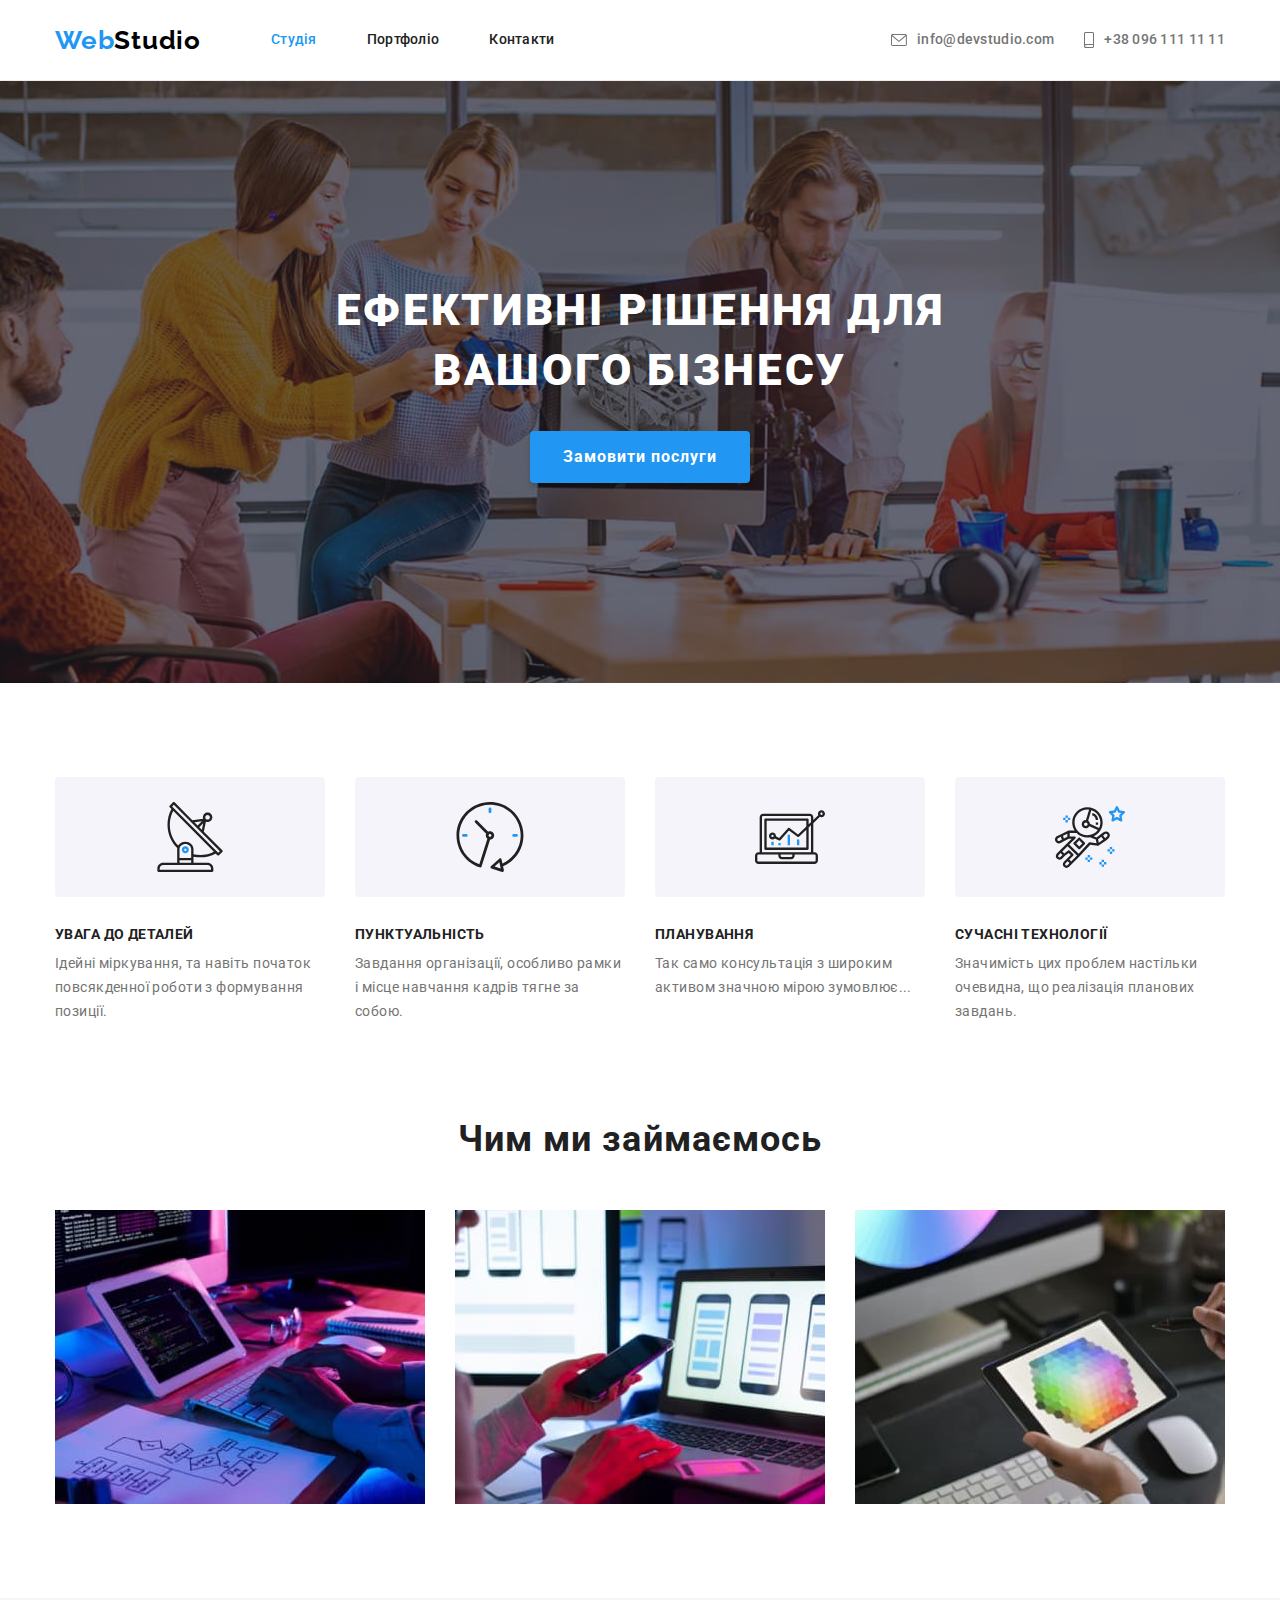
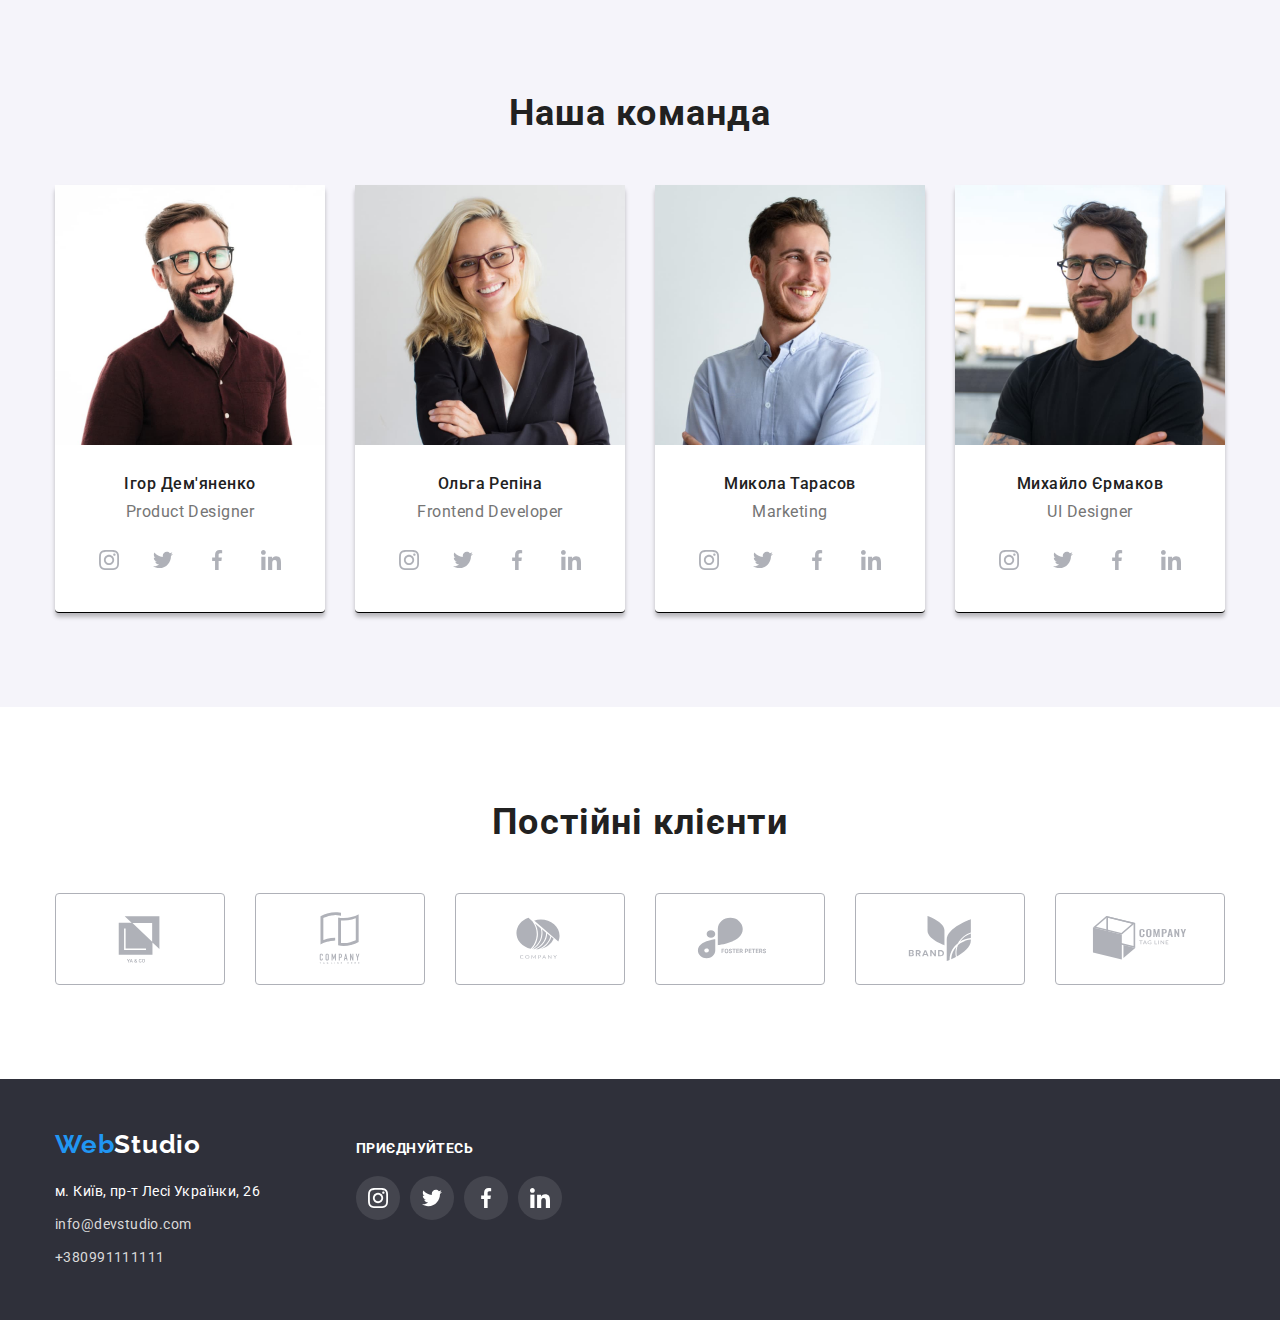
<file: index.html>
<!DOCTYPE html>
<html lang="uk">
  <head>
    <meta charset="UTF-8" />
    <meta http-equiv="X-UA-Compatible" content="IE=edge" />
    <meta name="viewport" content="width=device-width, initial-scale=1.0" />
    <title>Webstudio</title>
    <link rel="preconnect" href="https://fonts.googleapis.com" />
    <link rel="preconnect" href="https://fonts.gstatic.com" crossorigin />
    <link
      href="https://fonts.googleapis.com/css2?family=Raleway:wght@700&family=Roboto:ital,wght@0,400;0,500;0,700;0,900;1,300&display=swap"
      rel="stylesheet"
    />
    <link
      rel="stylesheet"
      href="https://cdnjs.cloudflare.com/ajax/libs/modern-normalize/1.1.0/modern-normalize.min.css"
    />
    <link rel="stylesheet" href="./css/styles.css" />
  </head>

  <body>
    <header>
      <div class="container header-elements">
        <nav class="nav-header">
          <a class="logo" href="">Web<span class="colorstudio">Studio</span></a>
          <ul class="nav-list">
            <li class="nav-item">
              <a href="./index.html" class="nav-studio link-current">Студія</a>
            </li>
            <li class="nav-item"><a class="site-nav" href="./portfolio.html">Портфоліо</a></li>
            <li class="nav-item"><a class="site-nav" href="">Контакти</a></li>
          </ul>
        </nav>
        <ul class="contacts-list">
          <li class="contacts-item">
            <a href="mailto:info@devstudio.com" class="mail icon-mail">
              <svg class="contacts-icon" width="16" height="12">
                <use href="./images/icons/icons.svg#icon-envelope"></use>
              </svg>
              info@devstudio.com</a
            >
          </li>
          <li class="contacts-item">
            <a href="tel:+380961111111" class="number icon-number">
              <svg class="contacts-icon" width="10" height="16">
                <use href="./images/icons/icons.svg#icon-smartphone"></use>
              </svg>
              +38 096 111 11 11</a
            >
          </li>
        </ul>
      </div>
    </header>

    <main>
      <!---герой--->
      <section class="hero">
        <div class="container">
          <h1 class="hero-title">Ефективні рішення для вашого бізнесу</h1>
          <button class="btn-style" type="button">Замовити послуги</button>
        </div>
      </section>
      <!---список переваг-->
      <section class="sections-benefits section-bf">
        <div class="container">
          <h2 class="visually-hidden" hidden>список переваг</h2>
          <ul class="benefits-list">
            <li class="benefits-items">
              <div class="benefits-box">
                <svg class="benefits-icons" width="70" height="70">
                  <use href="./images/icons/icons.svg#icon-antenna"></use>
                </svg>
              </div>
              <h3 class="benefits-title">Увага до деталей</h3>
              <p class="benefits-text">
                Ідейні міркування, та навіть початок повсякденної роботи з формування позиції.
              </p>
            </li>

            <li class="benefits-items">
              <div class="benefits-box">
                <svg class="benefits-icons" width="70" height="70">
                  <use href="./images/icons/icons.svg#icon-clock"></use>
                </svg>
              </div>
              <h3 class="benefits-title">Пунктуальність</h3>
              <p class="benefits-text">
                Завдання організації, особливо рамки і місце навчання кадрів тягне за собою.
              </p>
            </li>

            <li class="benefits-items icon-plan">
              <div class="benefits-box">
                <svg class="benefits-icons" width="70" height="70">
                  <use href="./images/icons/icons.svg#icon-diagram"></use>
                </svg>
              </div>
              <h3 class="benefits-title">Планування</h3>
              <p class="benefits-text">
                Так само консультація з широким активом значною мірою зумовлює...
              </p>
            </li>

            <li class="benefits-items-last">
              <div class="benefits-box">
                <svg class="benefits-icons" width="70" height="70">
                  <use href="./images/icons/icons.svg#icon-astronaut"></use>
                </svg>
              </div>
              <h3 class="benefits-title">Сучасні технології</h3>
              <p class="benefits-text">
                Значимість цих проблем настільки очевидна, що реалізація планових завдань.
              </p>
            </li>
          </ul>
        </div>
      </section>
      <!--чим ми займаємось-->
      <section class="sections-features section">
        <div class="container">
          <h2 class="features-title">Чим ми займаємось</h2>
          <ul class="features-list">
            <li class="features-items">
              <img src="./images/box1.jpg" alt="робота за комп'ютером" width="370" />
            </li>
            <li class="features-items">
              <img src="./images/box2.jpg" alt="додаток розробка" width="370" />
            </li>
            <li class="features-items-last">
              <img src="./images/box3.jpg" alt="планшет" width="370" />
            </li>
          </ul>
        </div>
      </section>
      <!--наша команда-->
      <section class="sections-team section">
        <div class="container">
          <h2 class="team-title">Наша команда</h2>
          <ul class="team-list">
            <li class="team-items">
              <img src="./images/img_1.jpg" alt="чоловік" width="270" />
              <div class="team-about">
                <h3 class="team-name">Ігор Дем'яненко</h3>
                <p lang="en" class="team-position">Product Designer</p>
                <ul class="team-soc-list">
                  <li class="team-soc-item">
                    <a href="" class="team-icon">
                      <svg class="team-soc-icons" width="20" height="20">
                        <use href="./images/icons/symbol-defs.svg#icon-insta"></use>
                      </svg>
                    </a>
                  </li>
                  <li class="team-soc-item">
                    <a href="" class="team-icon">
                      <svg class="team-soc-icons" width="20" height="20">
                        <use href="./images/icons/symbol-defs.svg#icon-twit"></use>
                      </svg>
                    </a>
                  </li>
                  <li class="team-soc-item">
                    <a href="" class="team-icon">
                      <svg class="team-soc-icons" width="20" height="20">
                        <use href="./images/icons/symbol-defs.svg#icon-fb"></use>
                      </svg>
                    </a>
                  </li>
                  <li class="team-soc-item">
                    <a href="" class="team-icon">
                      <svg class="team-soc-icons" width="20" height="20">
                        <use href="./images/icons/symbol-defs.svg#icon-link"></use>
                      </svg>
                    </a>
                  </li>
                </ul>
              </div>
            </li>
            <li class="team-items">
              <img src="./images/img_2.jpg" alt="жінка" width="270" />
              <div class="team-about">
                <h3 class="team-name">Ольга Репіна</h3>
                <p lang="en" class="team-position">Frontend Developer</p>
                <ul class="team-soc-list">
                  <li class="team-soc-item">
                    <a href="" class="team-icon">
                      <svg class="team-soc-icons" width="20" height="20">
                        <use href="./images/icons/symbol-defs.svg#icon-insta"></use>
                      </svg>
                    </a>
                  </li>
                  <li class="team-soc-item">
                    <a href="" class="team-icon">
                      <svg class="team-soc-icons" width="20" height="20">
                        <use href="./images/icons/symbol-defs.svg#icon-twit"></use>
                      </svg>
                    </a>
                  </li>
                  <li class="team-soc-item">
                    <a href="" class="team-icon">
                      <svg class="team-soc-icons" width="20" height="20">
                        <use href="./images/icons/symbol-defs.svg#icon-fb"></use>
                      </svg>
                    </a>
                  </li>
                  <li class="team-soc-item">
                    <a href="" class="team-icon">
                      <svg class="team-soc-icons" width="20" height="20">
                        <use href="./images/icons/symbol-defs.svg#icon-link"></use>
                      </svg>
                    </a>
                  </li>
                </ul>
              </div>
            </li>
            <li class="team-items">
              <img src="./images/img_3.jpg" alt="чоловік" width="270" />
              <div class="team-about">
                <h3 class="team-name">Микола Тарасов</h3>
                <p lang="en" class="team-position">Marketing</p>
                <ul class="team-soc-list">
                  <li class="team-soc-item">
                    <a href="" class="team-icon">
                      <svg class="team-soc-icons" width="20" height="20">
                        <use href="./images/icons/symbol-defs.svg#icon-insta"></use>
                      </svg>
                    </a>
                  </li>
                  <li class="team-soc-item">
                    <a href="" class="team-icon">
                      <svg class="team-soc-icons" width="20" height="20">
                        <use href="./images/icons/symbol-defs.svg#icon-twit"></use>
                      </svg>
                    </a>
                  </li>
                  <li class="team-soc-item">
                    <a href="" class="team-icon">
                      <svg class="team-soc-icons" width="20" height="20">
                        <use href="./images/icons/symbol-defs.svg#icon-fb"></use>
                      </svg>
                    </a>
                  </li>
                  <li class="team-soc-item">
                    <a href="" class="team-icon">
                      <svg class="team-soc-icons" width="20" height="20">
                        <use href="./images/icons/symbol-defs.svg#icon-link"></use>
                      </svg>
                    </a>
                  </li>
                </ul>
              </div>
            </li>
            <li class="team-items">
              <img src="./images/img_4.jpg" alt="чоловік" width="270" />
              <div class="team-about">
                <h3 class="team-name">Михайло Єрмаков</h3>
                <p lang="en" class="team-position">UI Designer</p>
                <ul class="team-soc-list">
                  <li class="team-soc-item">
                    <a href="" class="team-icon">
                      <svg class="team-soc-icons" width="20" height="20">
                        <use href="./images/icons/symbol-defs.svg#icon-insta"></use>
                      </svg>
                    </a>
                  </li>
                  <li class="team-soc-item">
                    <a href="" class="team-icon">
                      <svg class="team-soc-icons" width="20" height="20">
                        <use href="./images/icons/symbol-defs.svg#icon-twit"></use>
                      </svg>
                    </a>
                  </li>
                  <li class="team-soc-item">
                    <a href="" class="team-icon">
                      <svg class="team-soc-icons" width="20" height="20">
                        <use href="./images/icons/symbol-defs.svg#icon-fb"></use>
                      </svg>
                    </a>
                  </li>
                  <li class="team-soc-item">
                    <a href="" class="team-icon">
                      <svg class="team-soc-icons" width="20" height="20">
                        <use href="./images/icons/symbol-defs.svg#icon-link"></use>
                      </svg>
                    </a>
                  </li>
                </ul>
              </div>
            </li>
          </ul>
        </div>
      </section>
      <section class="customers-section section">
        <div class="container">
          <h2 class="customers-title">Постійні клієнти</h2>
          <ul class="customers-list">
            <li class="customers-item">
              <a href="" class="customers-link">
                <svg class="customers-icon">
                  <use href="./images/icons/icons.svg#icon-Logoyaco"></use>
                </svg>
              </a>
            </li>

            <li class="customers-item">
              <a href="" class="customers-link">
                <svg class="customers-icon">
                  <use href="./images/icons/icons.svg#icon-Logotagline"></use>
                </svg>
              </a>
            </li>

            <li class="customers-item">
              <a href="" class="customers-link">
                <svg class="customers-icon">
                  <use href="./images/icons/icons.svg#icon-Logocompany"></use>
                </svg>
              </a>
            </li>

            <li class="customers-item">
              <a href="" class="customers-link">
                <svg class="customers-icon">
                  <use href="./images/icons/icons.svg#icon-Logofoster"></use>
                </svg>
              </a>
            </li>

            <li class="customers-item">
              <a href="" class="customers-link">
                <svg class="customers-icon">
                  <use href="./images/icons/icons.svg#icon-Logobrand"></use>
                </svg>
              </a>
            </li>

            <li class="customers-item">
              <a href="" class="customers-link">
                <svg class="customers-icon">
                  <use href="./images/icons/icons.svg#icon-Logo-5-1"></use>
                </svg>
              </a>
            </li>
          </ul>
        </div>
      </section>
    </main>
    <footer>
      <div class="container footer-information">
        <div class="footer-adress">
          <a class="logo-adress" href="">Web<span class="colorstudio-adress">Studio</span></a>
          <address>
            <ul class="adress-list">
              <li class="adress-item">
                <a
                  class="adress-link"
                  href="https://goo.gl/maps/yT7QNNGnozj1mF7h9"
                  target="_blank"
                  rel="noopener noreferrer"
                  >м. Київ, пр-т Лесі Українки, 26
                </a>
              </li>
              <li class="adress-item">
                <a class="adress-mail" href="mailto:info@devstudio.com">info@devstudio.com</a>
              </li>
              <li class="adress-item">
                <a class="adress-number" href="tel:+380991111111">+380991111111</a>
              </li>
            </ul>
          </address>
        </div>
        <div class="join">
          <p class="join-title">Приєднуйтесь</p>
          <ul class="join-list">
            <li class="join-item">
              <a href="" class="join-link">
                <svg class="join-soc-icons" width="20" height="20">
                  <use href="./images/icons/icons.svg#icon-instagramwhite"></use>
                </svg>
              </a>
            </li>
            <li class="join-item">
              <a href="" class="join-link">
                <svg class="join-soc-icons" width="20" height="20">
                  <use href="./images/icons/icons.svg#icon-twitterwhite"></use>
                </svg>
              </a>
            </li>
            <li class="join-item">
              <a href="" class="join-link">
                <svg class="join-soc-icons" width="20" height="20">
                  <use href="./images/icons/icons.svg#icon-facebookwhite"></use>
                </svg>
              </a>
            </li>
            <li class="join-item">
              <a href="" class="join-link">
                <svg class="join-soc-icons" width="20" height="20">
                  <use href="./images/icons/icons.svg#icon-linkedinwhite"></use>
                </svg>
              </a>
            </li>
          </ul>
        </div>
      </div>
    </footer>
  </body>
</html>
</file>
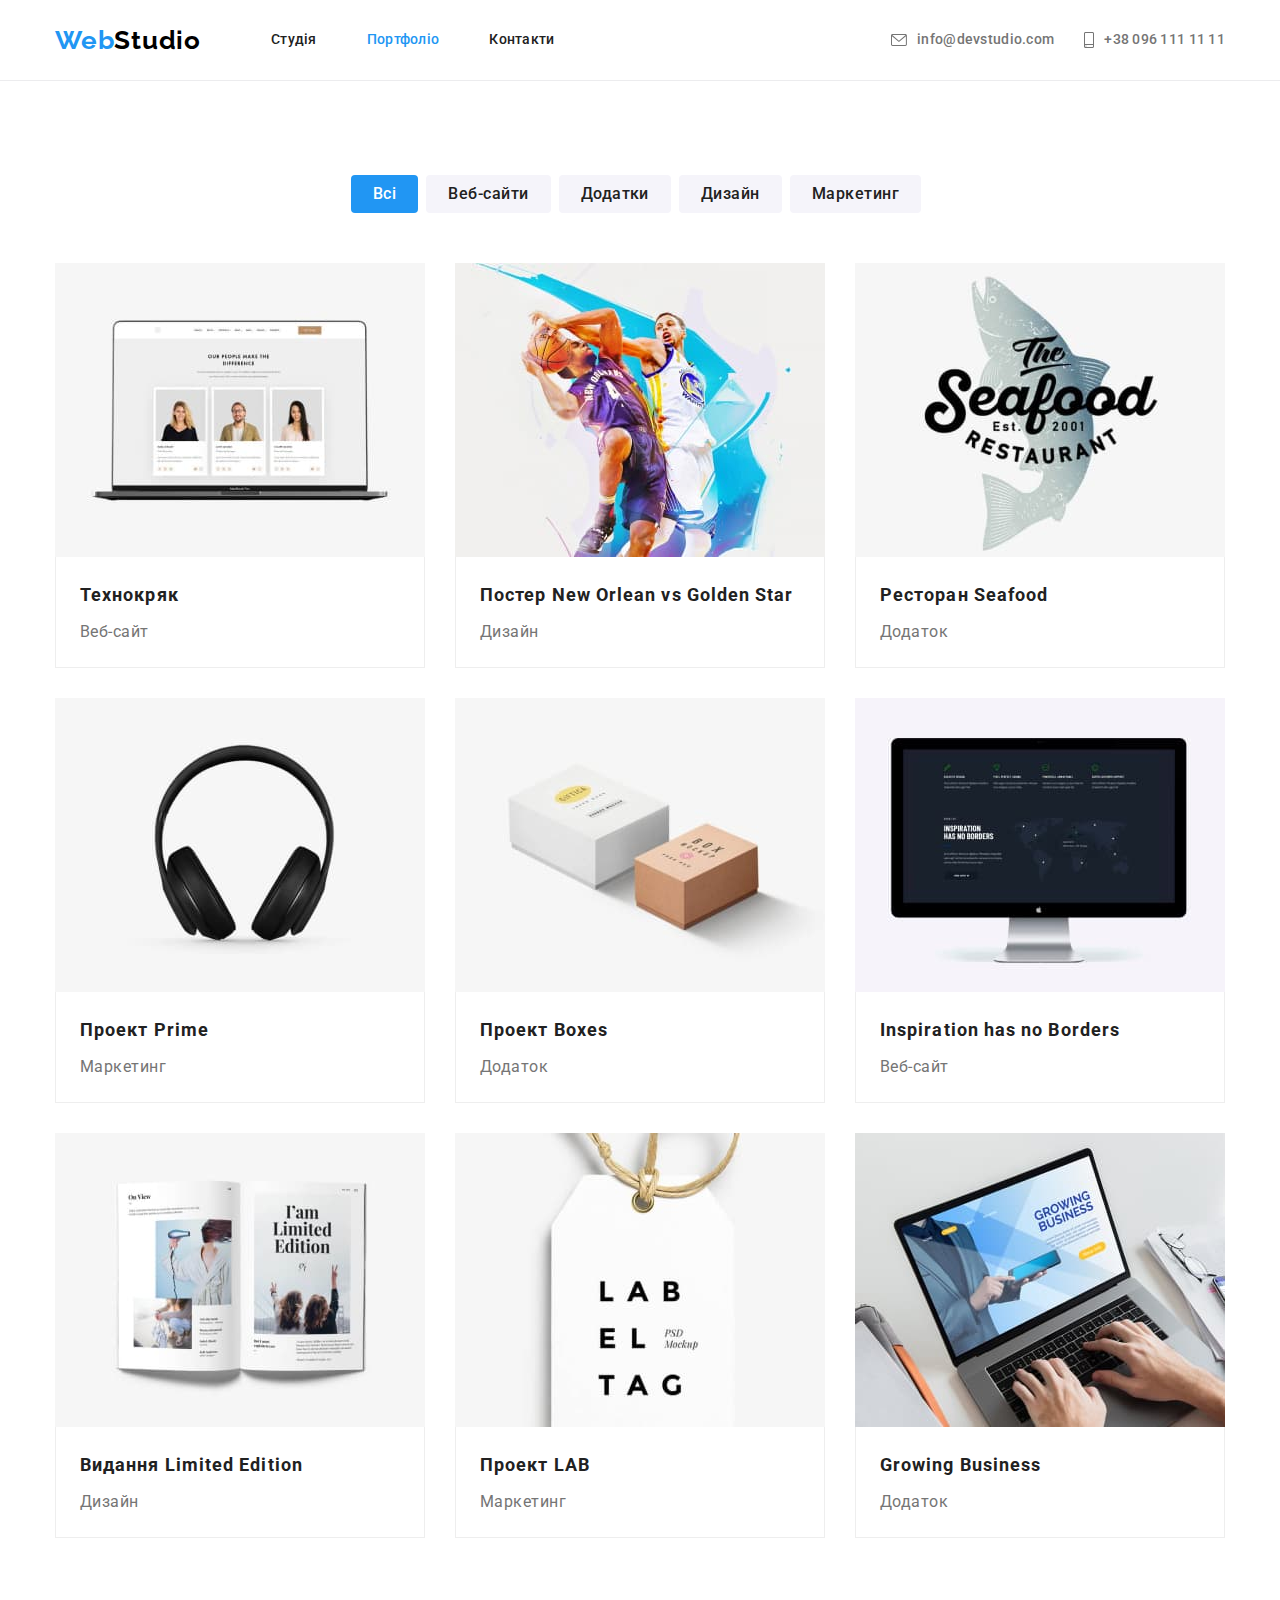
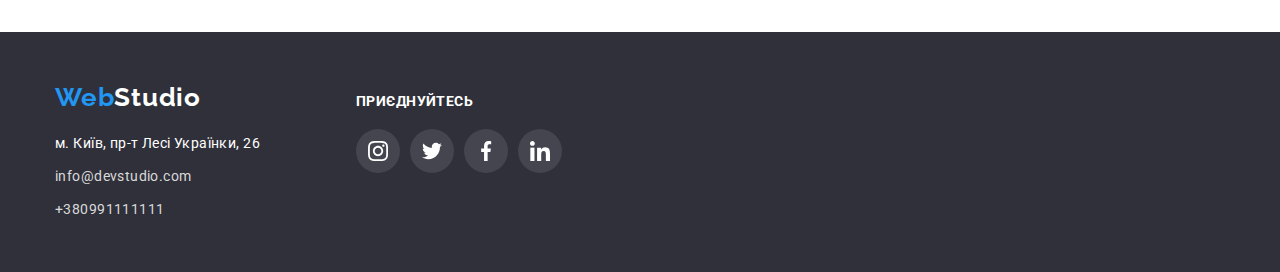
<file: portfolio.html>
<!DOCTYPE html>
<html lang="uk">
  <head>
    <meta charset="UTF-8" />
    <meta http-equiv="X-UA-Compatible" content="IE=edge" />
    <meta name="viewport" content="width=device-width, initial-scale=1.0" />
    <title>Webstudio</title>
    <link rel="preconnect" href="https://fonts.googleapis.com" />
    <link rel="preconnect" href="https://fonts.gstatic.com" crossorigin />
    <link
      href="https://fonts.googleapis.com/css2?family=Raleway:wght@700&family=Roboto:ital,wght@0,400;0,500;0,700;0,900;1,300&display=swap"
      rel="stylesheet"
    />
    <link
      rel="stylesheet"
      href="https://cdnjs.cloudflare.com/ajax/libs/modern-normalize/1.1.0/modern-normalize.min.css"
    />
    <link rel="stylesheet" href="./css/styles.css" />
  </head>

  <body>
    <header>
      <div class="container header-elements">
        <nav class="nav-header">
          <a class="logo" href="">Web<span class="colorstudio">Studio</span></a>
          <ul class="nav-list">
            <li class="nav-item">
              <a href="./index.html" class="site-nav">Студія</a>
            </li>
            <li class="nav-item">
              <a href="./portfolio.html" class="nav-portfolio link-current">Портфоліо</a>
            </li>
            <li class="nav-item"><a class="site-nav" href="">Контакти</a></li>
          </ul>
        </nav>
        <ul class="contacts-list">
          <li class="contacts-item">
            <a href="mailto:info@devstudio.com" class="mail icon-mail">
              <svg class="contacts-icon" width="16" height="12">
                <use href="./images/icons/icons.svg#icon-envelope"></use>
              </svg>
              info@devstudio.com</a
            >
          </li>
          <li class="contacts-item">
            <a href="tel:+380961111111" class="number icon-number">
              <svg class="contacts-icon" width="10" height="16">
                <use href="./images/icons/icons.svg#icon-smartphone"></use>
              </svg>
              +38 096 111 11 11</a
            >
          </li>
        </ul>
      </div>
    </header>
    <main>
      <section class="main-content section">
        <div class="container">
          <h1 class="visually-hidden" hidden>Наші роботи</h1>
          <ul class="filter-list">
            <li class="filter-item">
              <button class="filter-btn active" type="button">Всі</button>
            </li>
            <li class="filter-item">
              <button class="filter-btn" type="button">Веб-сайти</button>
            </li>
            <li class="filter-item">
              <button class="filter-btn" type="button">Додатки</button>
            </li>
            <li class="filter-item">
              <button class="filter-btn" type="button">Дизайн</button>
            </li>
            <li class="filter-item">
              <button class="filter-btn" type="button">Маркетинг</button>
            </li>
          </ul>

          <ul class="galery-list">
            <li class="galery-item">
              <a href="" class="galery-link">
                <img src="./images/img-portfolio/img1.jpg" alt="комп'ютер" height="294" />
                <div class="list-design">
                  <h3 class="galery-title">Технокряк</h3>
                  <p class="galery-text">Веб-сайт</p>
                </div>
              </a>
            </li>

            <li class="galery-item">
              <a href="" class="galery-link">
                <img src="./images/img-portfolio/img2.jpg" alt="гра в баскетбол" height="294" />
                <div class="list-design">
                  <h3 class="galery-title">Постер New Orlean vs Golden Star</h3>
                  <p class="galery-text">Дизайн</p>
                </div>
              </a>
            </li>

            <li class="galery-item">
              <a href="" class="galery-link">
                <img src="./images/img-portfolio/img5.jpg" alt="лого ресторану" height="294" />
                <div class="list-design">
                  <h3 class="galery-title">Ресторан Seafood</h3>
                  <p class="galery-text">Додаток</p>
                </div>
              </a>
            </li>

            <li class="galery-item">
              <a href="" class="galery-link">
                <img src="./images/img-portfolio/img6.jpg" alt="навушники" height="294" />
                <div class="list-design">
                  <h3 class="galery-title">Проект Prime</h3>
                  <p class="galery-text">Маркетинг</p>
                </div>
              </a>
            </li>

            <li class="galery-item">
              <a href="" class="galery-link">
                <img src="./images/img-portfolio/img7.jpg" alt="коробки" height="294" />
                <div class="list-design">
                  <h3 class="galery-title">Проект Boxes</h3>
                  <p class="galery-text">Додаток</p>
                </div>
              </a>
            </li>

            <li class="galery-item">
              <a href="" class="galery-link">
                <img src="./images/img-portfolio/img8.jpg" alt="монітор комп'ютера" height="294" />
                <div class="list-design">
                  <h3 class="galery-title">Inspiration has no Borders</h3>
                  <p class="galery-text">Веб-сайт</p>
                </div>
              </a>
            </li>

            <li class="galery-item">
              <a href="" class="galery-link">
                <img src="./images/img-portfolio/img9.jpg" alt="журнал" height="294" />
                <div class="list-design">
                  <h3 class="galery-title">Видання Limited Edition</h3>
                  <p class="galery-text">Дизайн</p>
                </div>
              </a>
            </li>

            <li class="galery-item">
              <a href="" class="galery-link">
                <img src="./images/img-portfolio/img11.jpg" alt="етикетка" height="294" />
                <div class="list-design">
                  <h3 class="galery-title">Проект LAB</h3>
                  <p class="galery-text">Маркетинг</p>
                </div>
              </a>
            </li>

            <li class="galery-item">
              <a href="" class="galery-link">
                <img
                  src="./images/img-portfolio/img12.jpg"
                  alt="робота за комп'ютером"
                  height="294"
                />
                <div class="list-design">
                  <h3 class="galery-title">Growing Business</h3>
                  <p class="galery-text">Додаток</p>
                </div>
              </a>
            </li>
          </ul>
        </div>
      </section>
    </main>
    <footer>
      <div class="container footer-information">
        <div class="footer-adress">
          <a class="logo-adress" href="">Web<span class="colorstudio-adress">Studio</span></a>
          <address>
            <ul class="adress-list">
              <li class="adress-item">
                <a
                  class="adress-link"
                  href="https://goo.gl/maps/yT7QNNGnozj1mF7h9"
                  target="_blank"
                  rel="noopener noreferrer"
                  >м. Київ, пр-т Лесі Українки, 26
                </a>
              </li>
              <li class="adress-item">
                <a class="adress-mail" href="mailto:info@devstudio.com">info@devstudio.com</a>
              </li>
              <li class="adress-item">
                <a class="adress-number" href="tel:+380991111111">+380991111111</a>
              </li>
            </ul>
          </address>
        </div>
        <div class="join">
          <p class="join-title">Приєднуйтесь</p>
          <ul class="join-list">
            <li class="join-item">
              <a href="" class="join-link">
                <svg class="join-soc-icons" width="20" height="20">
                  <use href="./images/icons/icons.svg#icon-instagramwhite"></use>
                </svg>
              </a>
            </li>
            <li class="join-item">
              <a href="" class="join-link">
                <svg class="join-soc-icons" width="20" height="20">
                  <use href="./images/icons/icons.svg#icon-twitterwhite"></use>
                </svg>
              </a>
            </li>
            <li class="join-item">
              <a href="" class="join-link">
                <svg class="join-soc-icons" width="20" height="20">
                  <use href="./images/icons/icons.svg#icon-facebookwhite"></use>
                </svg>
              </a>
            </li>
            <li class="join-item">
              <a href="" class="join-link">
                <svg class="join-soc-icons" width="20" height="20">
                  <use href="./images/icons/icons.svg#icon-linkedinwhite"></use>
                </svg>
              </a>
            </li>
          </ul>
        </div>
      </div>
    </footer>
  </body>
</html>
</file>
<file: css/styles.css>
:root {
  --background-color: #ffffff;
  --background-color-hero: #2f303a;
  --title-text-color: #212121;
  --primary-text-color: #000000;
  --accent: #2196f3;
  --secondary-text-color: #757575;
  --adress-color: #d9d9d9;
  --hover-color: #188ce8;
  --background: #f5f4fa;
}
html {
  box-sizing: border-box;
}

*,
*::before,
*::after {
  box-sizing: inherit;
}
body {
  background-color: var(--background-color);
  font-family: 'Roboto', sans-serif;
  margin: 0;
}

header {
  background-color: var(--background-color);
  border-bottom: 1px solid #ececee;
}

.container {
  width: 1200px;
  margin-left: auto;
  margin-right: auto;

  padding-left: 15px;
  padding-right: 15px;
}
.section {
  padding-top: 94px;
  padding-bottom: 94px;
}

img {
  display: block;
  max-width: 100%;
  height: auto;
}
/*----------HEADER-------------*/
.header-elements {
  display: flex;
  align-items: center;
}

.logo {
  color: var(--secondary-text-color);
  font-family: 'Raleway';
  font-weight: 700;
  font-size: 26px;
  line-height: 1.19;
  letter-spacing: 0.03em;
  color: var(--accent);
  text-decoration: none;
}

.colorstudio {
  color: var(--primary-text-color);
}
.colorstudio-adress {
  color: var(--background-color);
}
.nav-header {
  display: flex;
  align-items: center;
}

.nav-list {
  list-style: none;
  font-weight: 500;
  font-size: 14px;
  line-height: 1.14;
  letter-spacing: 0.02em;

  margin-left: 70px;
  margin-top: 0;
  margin-bottom: 0;
  padding: 0;
  display: flex;
}

.nav-item {
  margin-right: 50px;
}
.nav-item:last-child {
  margin-right: 0;
}

.site-nav {
  color: var(--title-text-color);
  text-decoration: none;
  display: block;
  padding-top: 32px;
  padding-bottom: 32px;
}

.site-nav:hover,
.site-nav:focus {
  color: var(--hover-color);
}
.nav-studio {
  color: var(--accent);
  text-decoration: none;
  display: flex;
  padding-top: 32px;
  padding-bottom: 32px;
}

.nav-studio:hover,
.nav-studio:focus {
  color: var(--hover-color);
}

.link-current {
  color: var(--accent);
}
.contacts-list {
  list-style: none;
  margin-left: auto;
  margin-top: 0;
  margin-bottom: 0;
  display: flex;
  padding-left: 0;
}

.contacts-list > .contacts-item {
  margin-right: 30px;
}

.contacts-item:last-child {
  margin-right: 0;
}
.contacts-icon {
  margin-right: 10px;
}
.contacts-icon {
  fill: currentColor;
}

.mail {
  color: var(--secondary-text-color);
  font-weight: 500;
  font-size: 14px;
  line-height: 1.14;
  letter-spacing: 0.02em;
  text-decoration: none;
  display: flex;
  align-items: center;
}
.mail:hover,
.mail:focus {
  color: var(--accent);
}

.number {
  color: var(--secondary-text-color);
  font-weight: 500;
  font-size: 14px;
  line-height: 1.14;
  letter-spacing: 0.02em;
  text-decoration: none;
  display: flex;
  align-items: center;
}

.number:hover,
.number:focus {
  color: var(--accent);
}

/*--------------------HERO--------------- */
.hero {
  background-color: var(--background-color-hero);
  text-align: center;
  padding-top: 200px;
  padding-bottom: 200px;
  max-width: 1600px;
  margin: auto;

  background-image: linear-gradient(rgba(47, 48, 58, 0.4), rgba(47, 48, 58, 0.4)),
    url(../images/herobg.jpg);
  background-repeat: no-repeat;
  background-position: center;
  background-size: cover;
}

.hero-title {
  color: var(--background-color);
  font-weight: 900;
  font-size: 44px;
  line-height: 1.36;
  letter-spacing: 0.06em;
  text-transform: uppercase;

  margin-top: 0;
  margin-bottom: 30px;
  max-width: 696px;
  margin-right: auto;
  margin-left: auto;
  align-items: center;
}

.btn-style {
  background: var(--accent);
  box-shadow: 0px 4px 4px rgba(0, 0, 0, 0.15);
  border-radius: 4px;
  color: var(--background-color);
  font-family: inherit;
  font-weight: 700;
  font-size: 16px;
  line-height: 1.87;
  letter-spacing: 0.06em;
  cursor: pointer;
  display: inline-block;
  padding-top: 10px;
  padding-right: 32px;
  padding-left: 32px;
  padding-bottom: 10px;
  min-width: 200px;
  border: 1px solid transparent;
}

.btn-style:hover,
.btn-style:focus {
  background: var(--hover-color);
}

/*------------------BENEFITS---------------*/

.visually-hidden {
  position: absolute;
  width: 1px;
  height: 1px;
  margin: 0px;
  border: 0;
  padding: 0;
  white-space: nowrap;
  clip-path: inset(100%);
  clip: rect(0 0 0 0);
  overflow: hidden;
}

.sections-title {
  color: var(--title-text-color);
}
.section-bf {
  padding-top: 94px;
}
.benefits-list {
  list-style: none;
  margin: 0;
  padding-left: 0;
  display: flex;
}

.benefits-items {
  width: 270px;
  display: inline-block;
  margin-right: 30px;
}

.benefits-items-last {
  width: 270px;
  display: inline-block;
  margin-right: 0;
}

.benefits-title {
  font-weight: 700;
  font-size: 14px;
  line-height: 1.14;
  letter-spacing: 0.03em;
  text-transform: uppercase;
  color: var(--title-text-color);
  margin-bottom: 10px;
  margin-top: 0;
}
.benefits-text {
  color: var(--secondary-text-color);
  font-size: 14px;
  line-height: 1.71;
  letter-spacing: 0.03em;
  margin: 0;
}
.benefits-box {
  box-sizing: border-box;
  display: flex;
  width: 270px;
  height: 120px;
  background-color: var(--background);
  border-radius: 4px;
  align-items: center;
  justify-content: center;
  margin-bottom: 30px;
}
.benefits-icons {
  width: 70px;
  height: 70px;
}
/*--------------------FEATURE----------------*/

.features-list {
  list-style: none;
  margin: 0;
  padding: 0;
  display: flex;
}

.features-items {
  flex-basis: calc(100% / 3);
  margin-right: 30px;
}
.features-items-last {
  flex-basis: calc(100% / 3);
  margin-right: 0px;
}
.features-title,
.team-title {
  font-weight: 700;
  font-size: 36px;
  line-height: 1.17;
  text-align: center;
  letter-spacing: 0.03em;
  color: var(--title-text-color);
  padding-bottom: 50px;
}
.features-title {
  margin-top: 0;
  margin-bottom: 50px;
  padding: 0;
}
/*----------------------TEAM------------------*/
.sections-team {
  background-color: var(--background);
}
.team-list {
  list-style: none;
  margin: 0;
  padding: 0;
  display: flex;
}

.team-items {
  flex-basis: calc(100% / 4);
  margin-right: 30px;
  border-bottom: 1px solid #000000;
  border-radius: 4px;
  background: #f5f4fa;
  box-shadow: 0px 4px 4px rgba(0, 0, 0, 0.25);
}
.team-list .team-items:last-child {
  margin-right: 0;
}

.team-title {
  padding: 0;
  margin-top: 0;
  margin-bottom: 50px;
}
.team-about {
  padding-top: 30px;
  padding-bottom: 30px;
  padding-left: 10px;
  padding-right: 10px;
  align-items: center;
}
.team-name {
  color: var(--title-text-color);
  font-weight: 500;
  font-size: 16px;
  line-height: 1.18;
  text-align: center;
  letter-spacing: 0.03em;
  margin-bottom: 10px;
  margin-top: auto;
}

.team-position {
  color: var(--secondary-text-color);
  font-size: 16px;
  line-height: 1.18;
  text-align: center;
  letter-spacing: 0.03em;
  margin: 0;
}

.team-items {
  background-color: var(--background-color);
}
.team-soc-list {
  list-style: none;
  display: flex;
  padding: 0;
  margin-top: 16px;
  align-items: center;
  justify-content: center;
  gap: 10px;
}
.team-soc-item {
  align-items: center;
}

.team-icon {
  width: 44px;
  height: 44px;
  border-radius: 50%;
  display: flex;
  background-color: var(--background-color);
  align-items: center;
  justify-content: center;
}

.team-icon:hover,
.team-icon:focus {
  background-color: var(--accent);
}
.team-icon:hover .team-soc-icons,
.team-icon:focus .team-soc-icons {
  fill: var(--background-color);
}

.team-soc-icons {
  fill: #afb1b8;
}
/*----------------------CUSTOMERS---------------*/
.customers-title {
  font-weight: 700;
  font-size: 36px;
  line-height: 42px;
  text-align: center;
  letter-spacing: 0.03em;
  color: var(--title-text-color);
  margin-top: 0;
  margin-bottom: 50px;
}
.customers-list {
  list-style: none;
  display: flex;
  padding: 0;
  margin: 0;
}
.customers-link {
  border: 1px solid #afb1b8;
  border-radius: 4px;
  display: flex;
  width: 170px;
  height: 92px;
  align-items: center;
  justify-content: center;
  color: #afb1b8;
}
.customers-list .customers-item:last-child {
  margin-right: 0;
}
.customers-item {
  width: 170px;
  margin-right: 30px;
}

.customers-link:hover,
.customers-link:focus {
  border-color: var(--accent);
  color: var(--accent);
}

.customers-icon {
  width: 106px;
  height: 60px;
  fill: currentColor;
}
/*----------------FOOTER-------------------*/

footer {
  background-color: var(--background-color-hero);
  padding-top: 50px;
  padding-bottom: 50px;
}
address {
  margin-top: 20px;
}
.footer-information {
  display: flex;
  align-items: baseline;
}
.footer-adress {
  display: inline;
  width: 231px;
}
.logo-adress {
  font-family: 'Raleway';
  font-weight: 700;
  font-size: 26px;
  line-height: 1.19;
  letter-spacing: 0.03em;
  color: var(--accent);
  text-decoration: none;
  display: inline-block;
}
.colorstudio-adress {
  color: var(--background-color);
}

.adress-list {
  list-style: none;
  font-style: normal;
  margin-top: 0;
  padding: 0;
  margin-bottom: 0;
}
.adress-item {
  margin-bottom: 9px;
}
.adress-list .adress-item:last-child {
  margin: 0;
}

.adress-link {
  font-weight: 400;
  font-size: 14px;
  line-height: 1.71;
  letter-spacing: 0.03em;
  color: var(--background-color);
  text-decoration: none;
}
.adress-mail {
  color: var(--adress-color);
  font-weight: 400;
  font-size: 14px;
  line-height: 1.71;
  letter-spacing: 0.03em;
  text-decoration: none;
  margin-bottom: 9px;
}

.adress-number {
  color: var(--adress-color);
  font-weight: 400;
  font-size: 14px;
  line-height: 1.71;
  letter-spacing: 0.03em;
  text-decoration: none;
}

.adress-mail:hover,
.adress-mail:focus {
  color: var(--accent);
}
.adress-number:hover,
.adress-mail:focus {
  color: var(--accent);
}
/*---------------------------------JOIN US--------------------*/
.join {
  margin-left: 70px;
}
.join-item {
  list-style: none;
  display: flex;
}
.join-list {
  justify-content: center;
  gap: 10px;
  margin: 0;
  display: flex;
  padding: 0;
}

.join-title {
  font-weight: 700;
  font-size: 14px;
  line-height: 16px;
  letter-spacing: 0.03em;
  text-transform: uppercase;
  color: var(--background-color);
  display: flex;
  margin-bottom: 20px;
  margin-top: 0;
}
.join-link {
  width: 44px;
  height: 44px;
  border-radius: 50%;
  background-color: rgba(255, 255, 255, 0.1);

  display: flex;
  align-items: center;
  justify-content: center;
}

.join-link:hover,
.join-link:focus {
  background-color: var(--accent);
}

/*--ПОРТФОЛІО*/

.nav-portfolio {
  color: var(--accent);
  text-decoration: none;
  display: flex;
  padding-top: 32px;
  padding-bottom: 32px;
}

.nav-portfolio:hover,
.nav-portfolio:focus {
  color: var(--hover-color);
}
/*-----------------------Кнопки-------------------------*/
.filter-list {
  list-style: none;
  margin-top: 0;
  margin-bottom: 50px;
  padding: 0;
  display: flex;
  justify-content: center;
}

.filter-item {
  margin-right: 0;
  align-items: center;
}

.filter-list > .filter-item {
  margin-right: 8px;
}

.filter-btn {
  background-color: var(--background);
  font-family: inherit;
  font-style: normal;
  font-weight: 500;
  font-size: 16px;
  line-height: 1.62;
  text-align: center;
  letter-spacing: 0.03em;
  color: var(--title-text-color);
  cursor: pointer;
  margin-left: auto;
  display: inline-block;
  border-radius: 4px;
  border: none;
  padding-top: 6px;
  padding-bottom: 6px;
  padding-left: 22px;
  padding-right: 22px;
}

.filter-btn:hover,
.filter-btn:focus {
  background-color: var(--accent);
  color: var(--background-color);
  box-shadow: 0px 3px 1px rgba(0, 0, 0, 0.1), 0px 1px 2px rgba(0, 0, 0, 0.08),
    0px 2px 2px rgba(0, 0, 0, 0.12);
}

.filter-btn.active {
  background-color: var(--accent);
  color: var(--background-color);
}
/*-------------------------GALERY--------------*/
.galery-link {
  text-decoration: none;
  display: block;
}

.galery-link:hover,
.galery-link:focus {
  box-shadow: 0px 1px 1px rgba(0, 0, 0, 0.12), 0px 4px 4px rgba(0, 0, 0, 0.06),
    1px 4px 6px rgba(0, 0, 0, 0.16);
}

.galery-list {
  margin: 0;
  padding: 0;
  display: flex;
  flex-wrap: wrap;
  margin-left: -30px;
  margin-top: -30px;
}
.galery-list > .galery-item {
  flex-basis: calc(100% / 3 - 30px);
  margin-left: 30px;
  margin-top: 30px;
}
.galery-item {
  list-style: none;
}
.list-design {
  padding-left: 24px;
  padding-right: 24px;
  padding-top: 20px;
  padding-bottom: 20px;
  border: 1px solid #eeeeee;
  border-top: none;
}
.galery-title {
  font-weight: 700;
  font-size: 18px;
  line-height: 2;
  letter-spacing: 0.06em;
  color: var(--title-text-color);
  text-decoration: none;
  margin-top: 0;
  margin-bottom: 4px;
}

.galery-text {
  font-size: 16px;
  line-height: 1.87;
  letter-spacing: 0.03em;
  color: var(--secondary-text-color);
  text-decoration: none;
  margin: 0;
}
</file>
